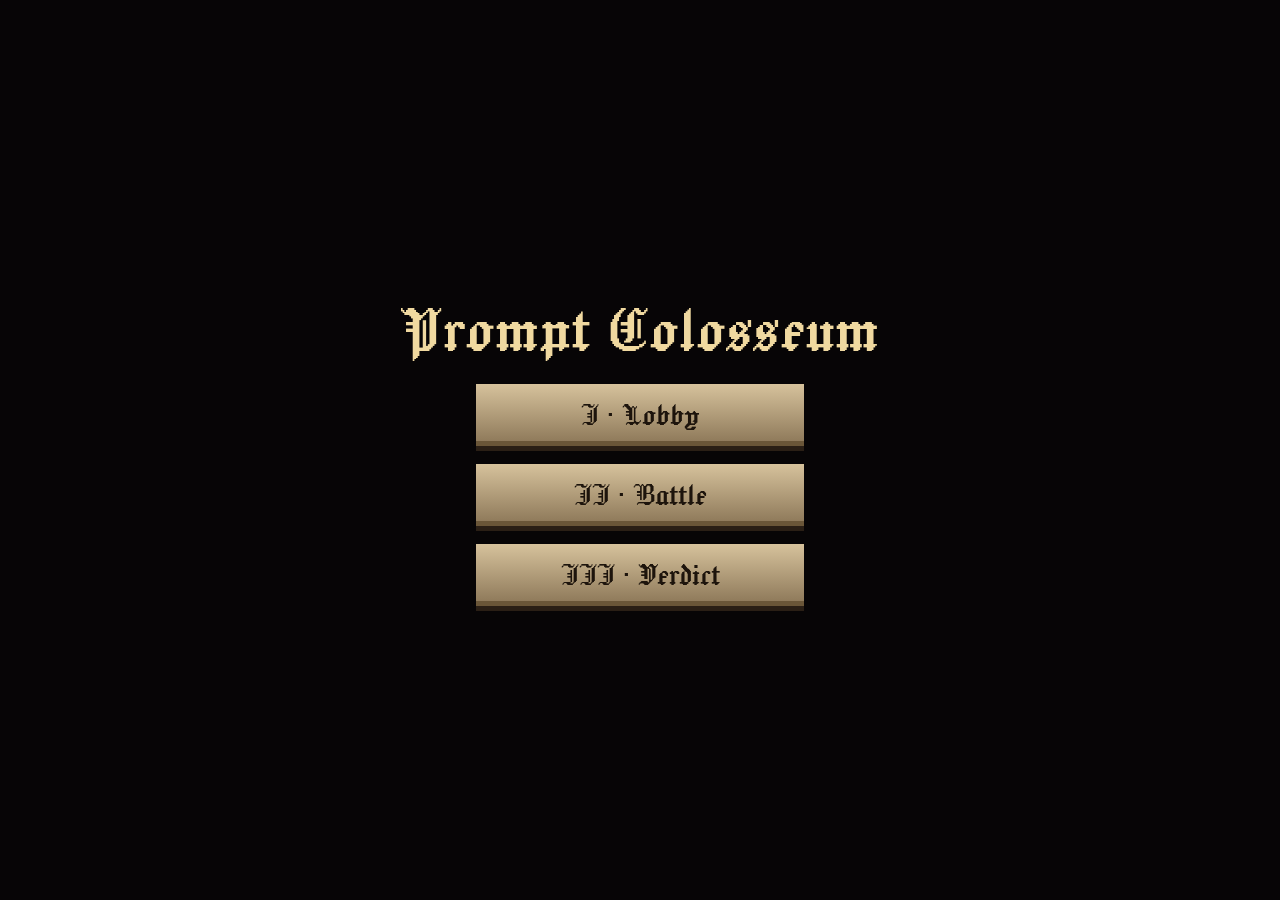
<file: prompt-colosseum/design/index.html>
<!doctype html>
<html lang="en"><head><meta charset="utf-8"><title>Prompt Colosseum — screens</title>
<link href="https://fonts.googleapis.com/css2?family=Jacquard+24&family=Grenze+Gotisch:wght@500;700&display=swap" rel="stylesheet">
<style>body{margin:0;min-height:100vh;display:flex;flex-direction:column;align-items:center;justify-content:center;gap:18px;background:#070506;color:#F0D9A0;font-family:'Grenze Gotisch',serif}
h1{margin:0;font-family:'Jacquard 24',serif;font-weight:400;font-size:72px}
a{display:block;min-width:280px;padding:14px 24px;text-align:center;font-family:'Jacquard 24',serif;font-size:34px;color:#1d140c;text-decoration:none;background:linear-gradient(180deg,#D6C29C,#8A7556);box-shadow:inset 0 -5px 0 #6A5638,0 5px 0 #2a1f15}</style></head>
<body><h1>Prompt Colosseum</h1><a href="lobby.html">I · Lobby</a><a href="battle.html">II · Battle</a><a href="verdict.html">III · Verdict</a></body></html>
</file>
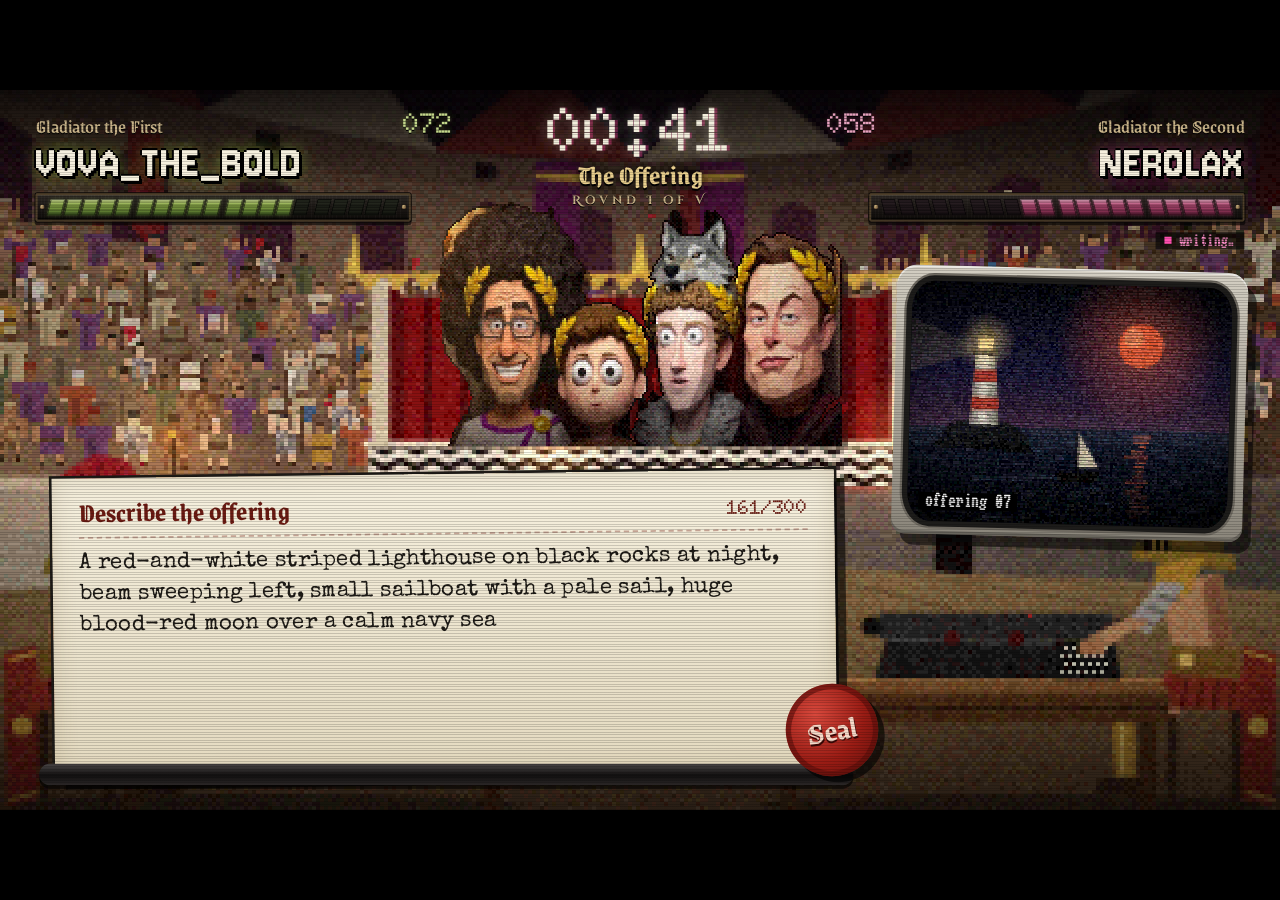
<file: prompt-colosseum/design/battle.html>
<!doctype html>
<html lang="en">
<head>
<meta charset="utf-8">
<meta name="viewport" content="width=device-width, initial-scale=1">
<title>The Offering</title>
<link href="https://fonts.googleapis.com/css2?family=Cinzel+Decorative:wght@700;900&amp;family=Doto:wght@700;900&amp;family=Jacquard+24&amp;family=Grenze+Gotisch:wght@500;700&amp;family=Jersey+10&amp;family=Special+Elite&amp;family=Workbench&amp;display=swap" rel="stylesheet">
<style>
body{margin:0;background:#070506}
a{color:#F6D9C8}a:hover{color:#FFFFFF}
textarea::selection{background:#5A1A12;color:#F1EAD6}
@keyframes roll{0%{transform:translateY(-80px)}100%{transform:translateY(240px)}}
@keyframes blink{0%,55%{opacity:1}56%,100%{opacity:0.12}}
@keyframes hum{0%,100%{opacity:1}47%{opacity:0.86}50%{opacity:1}83%{opacity:0.93}}
.roll{animation:roll 5.5s linear infinite}
.blink{animation:blink 1.1s steps(1) infinite}
.hum{animation:hum 3.7s steps(4) infinite}
/* HP bar: enamel cells in a riveted iron plate, with scanlines (the medieval-cyberpunk mix) */
.hp{--sk:-14deg;--c:#88A646;--hi:#C9D98C;--lo:#3F5A22;--off:#1E2117;--glow:rgba(150,190,80,.3);
  position:relative;align-self:flex-start;display:flex;gap:3px;margin-top:6px;padding:5px 13px;border:2px solid #4E3F2A;border-radius:2px;
  background:repeating-linear-gradient(90deg,rgba(255,255,255,.025) 0 1px,transparent 1px 4px),linear-gradient(180deg,#2E2925 0%,#1A1613 55%,#0E0B09 100%);
  box-shadow:inset 0 1px 0 rgba(236,214,170,.16),inset 0 -2px 0 rgba(0,0,0,.7),0 0 0 1px #0B0807,0 3px 0 1px rgba(0,0,0,.6)}
.hp-p2{--sk:14deg;--c:#B04A72;--hi:#E7A6BE;--lo:#5E1C36;--off:#22171B;--glow:rgba(210,90,140,.3);align-self:flex-end}
.hp::before,.hp::after{content:'';position:absolute;top:50%;width:5px;height:5px;margin-top:-2.5px;border-radius:50%;
  background:radial-gradient(circle at 35% 35%,#E2C88E,#7A6040 60%,#2A2016)}
.hp::before{left:3px}.hp::after{right:3px}
.hp i{width:16px;height:18px;transform:skewX(var(--sk));box-shadow:inset 0 0 0 1px rgba(0,0,0,.65);
  background:repeating-linear-gradient(180deg,rgba(0,0,0,.35) 0 1px,transparent 1px 3px),linear-gradient(180deg,rgba(255,255,255,.04),rgba(0,0,0,.3)),var(--off)}
.hp i:nth-child(5n):not(:last-child){margin-right:5px}
.hp i.on{background:repeating-linear-gradient(180deg,rgba(0,0,0,.22) 0 1px,transparent 1px 3px),linear-gradient(180deg,var(--hi) 0%,var(--c) 38%,var(--lo) 100%);
  box-shadow:inset 0 0 0 1px rgba(0,0,0,.55),inset 0 1px 0 rgba(255,255,255,.25),0 0 5px var(--glow)}
.hp i.lost{background:repeating-linear-gradient(180deg,rgba(0,0,0,.25) 0 1px,transparent 1px 3px),linear-gradient(180deg,#F2DDB0 0%,#D0763E 50%,#7A2416 100%);
  box-shadow:inset 0 0 0 1px rgba(0,0,0,.55),0 0 6px rgba(230,90,40,.5);animation:blink .5s steps(1) infinite}
</style>
<style>
html,body{height:100%;overflow:hidden;background:#000}
#frame{position:absolute;left:50%;top:50%;width:1440px;height:810px;transform-origin:center center}
</style>
</head>
<body>
<div id="frame">
<div style="width: 1440px; height: 810px; position: relative; overflow: hidden; background: #070506; color: #EFE6D2; font-family: 'Grenze Gotisch', serif">

<canvas width="320" height="180" id="stage" aria-hidden="true" style="position: absolute; left: 0; top: 0; width: 1440px; height: 810px; image-rendering: pixelated; background: linear-gradient(180deg, #1a0f18 0%, #4a2a26 40%, #8a6a44 70%, #4a3424 100%)"></canvas>
<div aria-hidden="true" style="position: absolute; left: 0; top: 0; width: 100%; height: 170px; background: linear-gradient(180deg, rgba(6,3,4,0.82) 0%, rgba(6,3,4,0) 100%)"></div>
<div aria-hidden="true" style="position: absolute; left: 0; top: 650px; width: 100%; height: 160px; background: linear-gradient(180deg, rgba(6,3,4,0) 0%, rgba(6,3,4,0.45) 100%)"></div>

<div style="position: absolute; left: 40px; top: 18px; width: 470px; display: flex; flex-direction: column; gap: 4px">
<div style="display: flex; justify-content: space-between; align-items: baseline">
<span style="font-size: 22px; font-weight: 500; color: #C9B48A; text-shadow: 0 2px 0 #000">Gladiator the First</span>
<span style="font-family: 'Doto', monospace; font-weight: 900; font-size: 32px; color: #C3D68A; text-shadow: 0 2px 0 #000, 0 0 6px rgba(150,190,80,0.35)">072</span>
</div>
<div style="font-family: 'Jersey 10', sans-serif; font-size: 54px; line-height: 0.85; letter-spacing: 1px; color: #F6F0DE; text-shadow: 3px 3px 0 #000, -2px 0 0 #000, 2px 0 0 #000, 0 -2px 0 #000, 0 2px 0 #000, 0 0 18px rgba(182,255,74,0.55)">VOVA_THE_BOLD</div>
<div class="hp"><i class="on"></i><i class="on"></i><i class="on"></i><i class="on"></i><i class="on"></i><i class="on"></i><i class="on"></i><i class="on"></i><i class="on"></i><i class="on"></i><i class="on"></i><i class="on"></i><i class="on"></i><i class="on"></i><i></i><i></i><i></i><i></i><i></i><i></i></div>
</div>

<div style="position: absolute; right: 40px; top: 18px; width: 470px; display: flex; flex-direction: column; align-items: flex-end; gap: 4px">
<div style="width: 100%; display: flex; justify-content: space-between; align-items: baseline">
<span style="font-family: 'Doto', monospace; font-weight: 900; font-size: 32px; color: #E4A0BC; text-shadow: 0 2px 0 #000, 0 0 6px rgba(200,80,130,0.35)">058</span>
<span style="font-size: 22px; font-weight: 500; color: #C9B48A; text-shadow: 0 2px 0 #000">Gladiator the Second</span>
</div>
<div style="font-family: 'Jersey 10', sans-serif; font-size: 54px; line-height: 0.85; letter-spacing: 1px; color: #F6F0DE; text-shadow: 3px 3px 0 #000, -2px 0 0 #000, 2px 0 0 #000, 0 -2px 0 #000, 0 2px 0 #000, 0 0 18px rgba(255,79,176,0.55)">NEROLAX</div>
<div class="hp hp-p2"><i></i><i></i><i></i><i></i><i></i><i></i><i></i><i></i><i class="on"></i><i class="on"></i><i class="on"></i><i class="on"></i><i class="on"></i><i class="on"></i><i class="on"></i><i class="on"></i><i class="on"></i><i class="on"></i><i class="on"></i><i class="on"></i></div>
<div style="display: flex; align-items: center; gap: 8px; margin-top: 8px; padding: 2px 10px; background: rgba(0,0,0,0.6); font-family: 'Workbench', monospace; font-size: 15px; color: #FF8FCB"><span class="blink" style="width: 8px; height: 8px; background: #FF4FB0"></span>writing…</div>
</div>

<div style="position: absolute; left: 570px; top: 10px; width: 300px; display: flex; flex-direction: column; align-items: center">
<div id="timer" class="hum" style="font-family: 'Doto', monospace; font-weight: 900; font-size: 70px; line-height: 1; color: #F2EEDC; text-shadow: 0 0 14px rgba(242,238,220,0.45), 3px 0 0 rgba(255,40,140,0.35)">00:42</div>
<div style="font-weight: 700; font-size: 30px; line-height: 1; color: #E9CF8E; text-shadow: 0 2px 0 #000, 0 0 12px rgba(0,0,0,0.9)">The Offering</div>
<div style="font-family: 'Cinzel Decorative', serif; font-weight: 700; font-size: 14px; letter-spacing: 4px; color: #C9B48A; margin-top: 4px; text-shadow: 0 1px 0 #000">Rovnd I of V</div>
</div>

<div style="position: absolute; left: 1010px; top: 196px; width: 316px; transform: scale(1.25) rotate(1.5deg); transform-origin: top left; box-sizing: border-box; padding: 14px 14px 12px; border-radius: 18px 18px 12px 12px; background: linear-gradient(180deg, #D3CEC2 0%, #ABA599 55%, #8B867B 100%); box-shadow: inset 0 2px 0 rgba(255,255,255,0.55), inset 0 -3px 0 rgba(0,0,0,0.25), 8px 10px 0 rgba(0,0,0,0.55)">
<div style="position: relative; width: 288px; height: 216px; border-radius: 20px / 26px; overflow: hidden; background: #000; box-shadow: 0 0 0 5px #1d1c1a, 0 0 0 7px #6f6a61">
<canvas width="144" height="108" id="tv" role="img" aria-label="The offering: a striped lighthouse at night, a small sailboat, a low red moon over dark water" style="position: absolute; left: 0; top: 0; width: 288px; height: 216px; image-rendering: pixelated; background: #10131f"></canvas>
<div aria-hidden="true" style="position: absolute; left: 0; top: 0; width: 100%; height: 100%; background: repeating-linear-gradient(0deg, rgba(0,0,0,0.38) 0px, rgba(0,0,0,0.38) 1px, rgba(0,0,0,0) 1px, rgba(0,0,0,0) 3px), radial-gradient(ellipse at 50% 50%, rgba(0,0,0,0) 55%, rgba(0,0,0,0.6) 100%)"></div>
<div style="position: absolute; left: 10px; bottom: 10px; padding: 1px 6px; background: #000; font-family: 'Workbench', monospace; font-size: 14px; color: #F2F2F2">offering 07</div>
</div>
</div>

<section aria-label="Your testimony" style="position: absolute; left: 60px; top: 432px; width: 880px; height: 336px; box-sizing: border-box; padding: 16px 30px 34px; display: flex; flex-direction: column; gap: 10px; transform: rotate(-0.7deg); background: linear-gradient(180deg, #F6F0DE 0%, #E4DAC0 100%); box-shadow: inset 0 0 26px rgba(120,90,40,0.2), 12px 14px 0 rgba(0,0,0,0.6), 0 0 0 3px #1d1a16">
<div style="display: flex; justify-content: space-between; align-items: baseline; border-bottom: 2px dashed rgba(106,26,18,0.35); padding-bottom: 6px">
<label for="testimony" style="font-weight: 700; font-size: 30px; color: #6A1A12">Describe the offering</label>
<span id="count" style="font-family: 'Doto', monospace; font-weight: 900; font-size: 22px; color: #6A1A12">161/300</span>
</div>
<textarea id="testimony" maxlength="400" spellcheck="false" style="flex: 1; resize: none; background: rgba(0,0,0,0); border: none; outline: none; padding: 0; font-family: 'Special Elite', monospace; font-size: 25px; line-height: 1.4; color: #1d1a16; caret-color: #D4202A">A red-and-white striped lighthouse on black rocks at night, beam sweeping left, small sailboat with a pale sail, huge blood-red moon over a calm navy sea</textarea>
</section>
<div aria-hidden="true" style="position: absolute; left: 44px; top: 758px; width: 916px; height: 24px; border-radius: 12px; background: linear-gradient(180deg, #4a4646 0%, #121010 55%, #2a2626 100%); box-shadow: 0 4px 0 rgba(0,0,0,0.6)"></div>
<a id="seal" href="verdict.html" style="position: absolute; left: 884px; top: 668px; width: 104px; height: 104px; border-radius: 50%; transform: rotate(-10deg); display: flex; align-items: center; justify-content: center; text-decoration: none; font-family: 'Grenze Gotisch', serif; font-weight: 700; font-size: 34px; color: #F6D9C8; background: radial-gradient(circle at 35% 30%, #D8483C 0%, #9A1C14 55%, #5A0E0A 100%); box-shadow: inset 0 0 0 6px rgba(90,14,10,0.6), 6px 8px 0 rgba(0,0,0,0.6); text-shadow: 0 2px 0 #3a0806">Seal</a>

<div aria-hidden="true" style="position: absolute; left: 0; top: 0; width: 100%; height: 100%; pointer-events: none; opacity: 0.3; background: repeating-linear-gradient(0deg, rgba(0,0,0,0.55) 0px, rgba(0,0,0,0.55) 1px, rgba(0,0,0,0) 1px, rgba(0,0,0,0) 3px)"></div>
</div>
</div>
<script src="emperors.js"></script>
<script src="arena.js"></script>
<script src="fx.js"></script>
<script>
(function () {
  var frame = document.getElementById('frame');
  function fit() {
    var s = Math.min(window.innerWidth / 1440, window.innerHeight / 810);
    frame.style.transform = 'translate(-50%, -50%) scale(' + s + ')';
  }
  window.addEventListener('resize', fit); fit();
  var opts = {"mode": "battle", "stations": true, "typing": "p1", "tvMode": "offering"};
  opts.tv = document.getElementById('tv');
  window.arena = ArenaEngine.create(document.getElementById('stage'), opts);
})();
</script>
<script>
(function () {
  FX.init();
  // menace around both gladiators
  FX.menace({ x: 1230, y: 560, w: 170, h: 170, color: '#FF4FB0' });
  FX.menace({ x: 30, y: 180, w: 320, h: 200, color: '#B6FF4A', every: 1300 });

  // fake countdown (prototype only — the server owns the real timer)
  var timer = document.getElementById('timer'), t = 42;
  setInterval(function () {
    t = t <= 0 ? 42 : t - 1;
    timer.textContent = '00:' + (t < 10 ? '0' : '') + t;
    timer.classList.toggle('fx-hot', t <= 10);
    if (t === 10) { FX.lines(900, { color: 'rgba(176,76,255,0.7)' }); FX.slam('Tempvs Fvgit', { sub: '10 SECONDS', color: '#C98CFF', size: 110 }); }
    if (t > 0 && t <= 5) FX.shake(160, 4);
  }, 1000);

  // typing: character count + a sound effect every few keystrokes
  var ta = document.getElementById('testimony'), count = document.getElementById('count'), keys = 0;
  var words = ['IO!', 'EIA!', 'HA!', '✠', 'VAE!'];
  ta.addEventListener('input', function () {
    count.textContent = ta.value.length + '/300';
    if (++keys >= 30) {
      keys = 0;
      FX.pop(words[Math.floor(Math.random() * words.length)], 120 + Math.random() * 640, 350 + Math.random() * 50, { size: 30 + Math.random() * 14 });
    }
  });

  FX.beforeNav(document.getElementById('seal'), function () {
    FX.invert(1); FX.lines(1000, { color: 'rgba(255,70,40,0.8)' }); FX.shake(400, 10);
    FX.slam('Signatvm', { sub: 'SEALED', color: '#FF5A40', size: 140, hold: 1000 });
  }, 1000);
})();
</script>
</body>
</html>
</file>
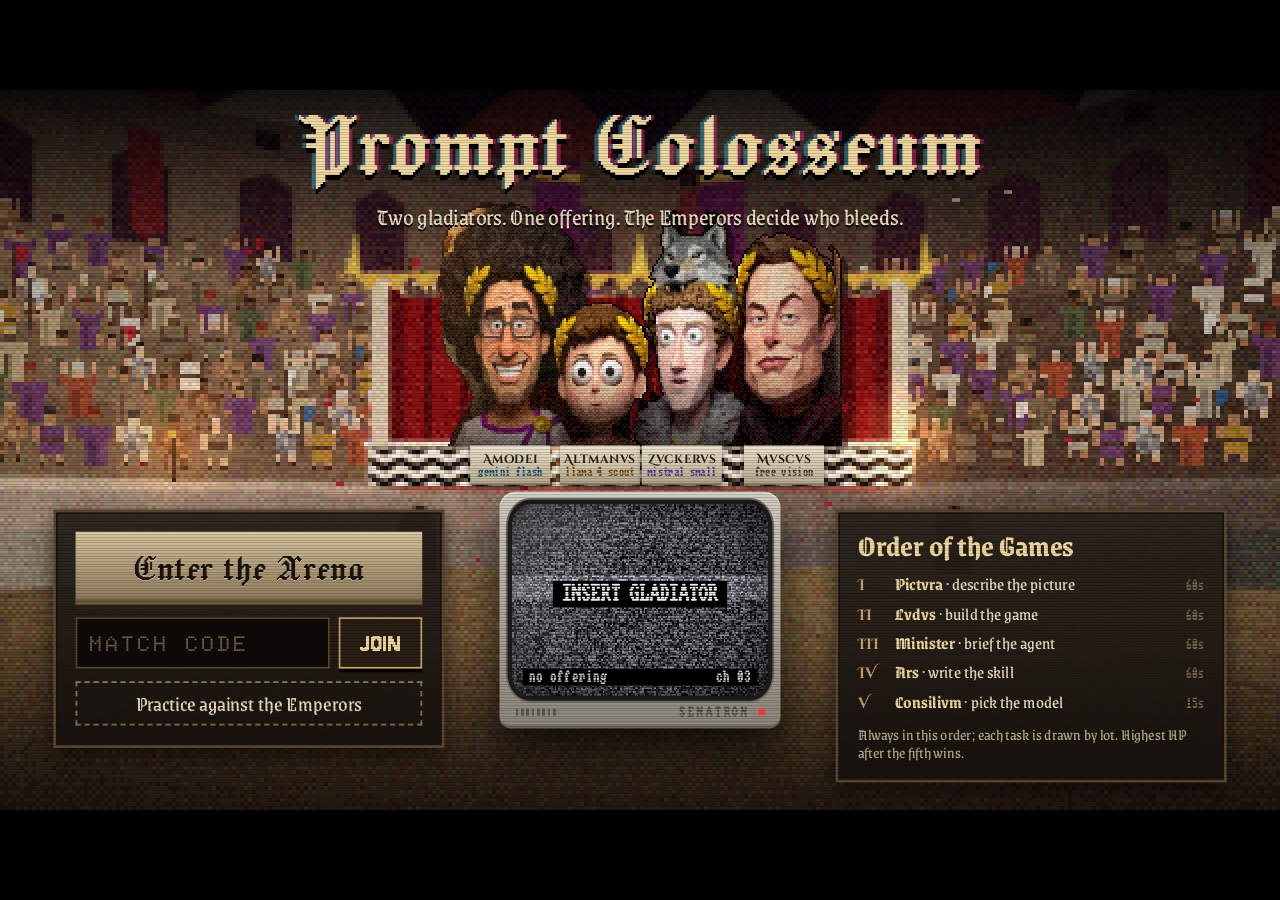
<file: prompt-colosseum/design/lobby.html>
<!doctype html>
<html lang="en">
<head>
<meta charset="utf-8">
<meta name="viewport" content="width=device-width, initial-scale=1">
<title>Prompt Colosseum</title>
<link href="https://fonts.googleapis.com/css2?family=Cinzel+Decorative:wght@700;900&amp;family=Doto:wght@700;900&amp;family=Jacquard+24&amp;family=Grenze+Gotisch:wght@500;700&amp;family=Jersey+10&amp;family=Special+Elite&amp;family=Workbench&amp;display=swap" rel="stylesheet">
<style>
body{margin:0;background:#070506}
a{color:#F6D9C8}a:hover{color:#FFFFFF}
input::placeholder{color:#6E5E46}
@keyframes roll{0%{transform:translateY(-80px)}100%{transform:translateY(240px)}}
@keyframes blink{0%,55%{opacity:1}56%,100%{opacity:0.12}}
.roll{animation:roll 5.5s linear infinite}
.blink{animation:blink 1.1s steps(1) infinite}
@keyframes title-in{0%{opacity:0;transform:scale(3) rotate(-6deg)}60%{opacity:1;transform:scale(.94) rotate(-1deg)}100%{transform:none}}
@media (prefers-reduced-motion: reduce){#title{animation:none!important}}
</style>
<style>
html,body{height:100%;overflow:hidden;background:#000}
#frame{position:absolute;left:50%;top:50%;width:1440px;height:810px;transform-origin:center center}
</style>
</head>
<body>
<div id="frame">
<div style="width: 1440px; height: 810px; position: relative; overflow: hidden; background: #070506; color: #EFE6D2; font-family: 'Grenze Gotisch', serif">

<canvas width="320" height="180" id="stage" aria-hidden="true" style="position: absolute; left: 0; top: 0; width: 1440px; height: 810px; image-rendering: pixelated; background: linear-gradient(180deg, #1a0f18 0%, #4a2a26 40%, #8a6a44 70%, #4a3424 100%)"></canvas>
<div aria-hidden="true" style="position: absolute; left: 0; top: 0; width: 100%; height: 200px; background: linear-gradient(180deg, rgba(6,3,4,0.85) 0%, rgba(6,3,4,0) 100%)"></div>
<div aria-hidden="true" style="position: absolute; left: 0; top: 620px; width: 100%; height: 190px; background: linear-gradient(180deg, rgba(6,3,4,0) 0%, rgba(6,3,4,0.55) 100%)"></div>

<div style="position: absolute; left: 220px; top: 4px; width: 1000px; display: flex; flex-direction: column; align-items: center; gap: 2px">
<h1 id="title" style="animation: title-in .7s cubic-bezier(.15,1.5,.3,1) both; margin: 0; font-family: 'Jacquard 24', serif; font-weight: 400; font-size: 116px; line-height: 1; color: #F0D9A0; text-shadow: 0 5px 0 #000, 4px 0 0 rgba(255,40,140,0.45), -4px 0 0 rgba(60,200,255,0.4)">Prompt Colosseum</h1>
<p style="margin: 0; font-size: 27px; color: #E8DCC0; text-shadow: 0 2px 0 #000">Two gladiators. One offering. The Emperors decide who bleeds.</p>
</div>

<button type="button" aria-pressed="true" style="position: absolute; left: 574px; top: 400px; transform: translateX(-50%); width: 90px; height: 44px; padding: 0; border: none; cursor: pointer; background: linear-gradient(180deg, #ECE2CB 0%, #BBAD92 100%); box-shadow: inset 0 1px 0 #FFFFFF, inset 0 -2px 0 #8F8268, 0 3px 6px rgba(0,0,0,0.6); display: flex; flex-direction: column; align-items: center; justify-content: center; gap: 1px">
<span style="font-family: 'Cinzel Decorative', serif; font-weight: 700; font-size: 14px; line-height: 1; white-space: nowrap; color: #2A1F15">Amodei</span>
<span style="font-family: 'Workbench', monospace; font-size: 12px; line-height: 1; color: #154A6E">gemini flash</span>
</button>
<button type="button" aria-pressed="true" style="position: absolute; left: 675px; top: 400px; transform: translateX(-50%); width: 90px; height: 44px; padding: 0; border: none; cursor: pointer; background: linear-gradient(180deg, #ECE2CB 0%, #BBAD92 100%); box-shadow: inset 0 1px 0 #FFFFFF, inset 0 -2px 0 #8F8268, 0 3px 6px rgba(0,0,0,0.6); display: flex; flex-direction: column; align-items: center; justify-content: center; gap: 1px">
<span style="font-family: 'Cinzel Decorative', serif; font-weight: 700; font-size: 14px; line-height: 1; white-space: nowrap; color: #2A1F15">Altmanvs</span>
<span style="font-family: 'Workbench', monospace; font-size: 12px; line-height: 1; color: #6E4206">llama 4 scout</span>
</button>
<button type="button" aria-pressed="true" style="position: absolute; left: 767px; top: 400px; transform: translateX(-50%); width: 90px; height: 44px; padding: 0; border: none; cursor: pointer; background: linear-gradient(180deg, #ECE2CB 0%, #BBAD92 100%); box-shadow: inset 0 1px 0 #FFFFFF, inset 0 -2px 0 #8F8268, 0 3px 6px rgba(0,0,0,0.6); display: flex; flex-direction: column; align-items: center; justify-content: center; gap: 1px">
<span style="font-family: 'Cinzel Decorative', serif; font-weight: 700; font-size: 14px; line-height: 1; white-space: nowrap; color: #2A1F15">Zvckervs</span>
<span style="font-family: 'Workbench', monospace; font-size: 12px; line-height: 1; color: #4A2E8A">mistral small</span>
</button>
<button type="button" aria-pressed="true" style="position: absolute; left: 882px; top: 400px; transform: translateX(-50%); width: 90px; height: 44px; padding: 0; border: none; cursor: pointer; background: linear-gradient(180deg, #ECE2CB 0%, #BBAD92 100%); box-shadow: inset 0 1px 0 #FFFFFF, inset 0 -2px 0 #8F8268, 0 3px 6px rgba(0,0,0,0.6); display: flex; flex-direction: column; align-items: center; justify-content: center; gap: 1px">
<span style="font-family: 'Cinzel Decorative', serif; font-weight: 700; font-size: 14px; line-height: 1; white-space: nowrap; color: #2A1F15">Mvscvs</span>
<span style="font-family: 'Workbench', monospace; font-size: 12px; line-height: 1; color: #3E3832">free vision</span>
</button>

<section aria-label="Enter a match" style="position: absolute; left: 60px; top: 472px; width: 440px; box-sizing: border-box; padding: 22px; display: flex; flex-direction: column; gap: 14px; background: linear-gradient(180deg, rgba(42,34,28,0.94) 0%, rgba(22,17,13,0.94) 100%); border: 3px solid #5A4632; box-shadow: inset 0 0 0 2px #1a120c, inset 0 2px 0 rgba(255,230,190,0.12), 0 10px 24px rgba(0,0,0,0.6)">
<a id="enter" href="battle.html" style="height: 82px; display: flex; align-items: center; justify-content: center; text-decoration: none; font-family: 'Jacquard 24', serif; font-size: 46px; color: #1d140c; background: linear-gradient(180deg, #D6C29C 0%, #8A7556 100%); box-shadow: inset 0 -6px 0 #6A5638, inset 0 2px 0 #F2E4C2, 0 6px 0 #2a1f15; text-shadow: 0 1px 0 rgba(255,255,255,0.4)">Enter the Arena</a>
<div style="display: flex; gap: 10px">
<label for="matchcode" style="position: absolute; width: 1px; height: 1px; overflow: hidden">Match code</label>
<input id="matchcode" placeholder="MATCH CODE" style="flex: 1; min-width: 0; height: 58px; box-sizing: border-box; padding: 0 14px; background: #0E0A08; color: #F0D9A0; border: 2px solid #5A4632; font-family: 'Doto', monospace; font-weight: 900; font-size: 24px; letter-spacing: 4px">
<button type="button" style="height: 58px; padding: 0 22px; cursor: pointer; font-family: 'Jersey 10', sans-serif; font-size: 32px; color: #F0D9A0; background: #2A1F15; border: 2px solid #C9A46A; box-shadow: 0 4px 0 #000">JOIN</button>
</div>
<button type="button" style="height: 50px; cursor: pointer; font-family: 'Grenze Gotisch', serif; font-size: 24px; color: #E8DCC0; background: rgba(0,0,0,0); border: 2px dashed #8A7556">Practice against the Emperors</button>
</section>

<section aria-label="Rules of the games" style="position: absolute; left: 940px; top: 472px; width: 440px; box-sizing: border-box; padding: 20px 22px; display: flex; flex-direction: column; gap: 12px; background: linear-gradient(180deg, rgba(42,34,28,0.94) 0%, rgba(22,17,13,0.94) 100%); border: 3px solid #5A4632; box-shadow: inset 0 0 0 2px #1a120c, inset 0 2px 0 rgba(255,230,190,0.12), 0 10px 24px rgba(0,0,0,0.6)">
<h2 style="margin: 0; font-weight: 700; font-size: 34px; line-height: 1; color: #F0D9A0">Order of the Games</h2>
<ol style="margin: 0; padding: 0; list-style: none; display: flex; flex-direction: column; gap: 3px">
<li style="display: grid; grid-template-columns: 34px 1fr auto; align-items: baseline; gap: 8px; font-size: 20px; color: #E8DCC0"><span style="font-family: 'Cinzel Decorative', serif; font-weight: 700; font-size: 17px; color: #C9A46A">I</span><span><b style="font-weight: 700; color: #F0D9A0">Pictvra</b> &middot; describe the picture</span><span style="font-family: 'Workbench', monospace; font-size: 13px; color: #8A7556">60s</span></li>
<li style="display: grid; grid-template-columns: 34px 1fr auto; align-items: baseline; gap: 8px; font-size: 20px; color: #E8DCC0"><span style="font-family: 'Cinzel Decorative', serif; font-weight: 700; font-size: 17px; color: #C9A46A">II</span><span><b style="font-weight: 700; color: #F0D9A0">Lvdvs</b> &middot; build the game</span><span style="font-family: 'Workbench', monospace; font-size: 13px; color: #8A7556">60s</span></li>
<li style="display: grid; grid-template-columns: 34px 1fr auto; align-items: baseline; gap: 8px; font-size: 20px; color: #E8DCC0"><span style="font-family: 'Cinzel Decorative', serif; font-weight: 700; font-size: 17px; color: #C9A46A">III</span><span><b style="font-weight: 700; color: #F0D9A0">Minister</b> &middot; brief the agent</span><span style="font-family: 'Workbench', monospace; font-size: 13px; color: #8A7556">60s</span></li>
<li style="display: grid; grid-template-columns: 34px 1fr auto; align-items: baseline; gap: 8px; font-size: 20px; color: #E8DCC0"><span style="font-family: 'Cinzel Decorative', serif; font-weight: 700; font-size: 17px; color: #C9A46A">IV</span><span><b style="font-weight: 700; color: #F0D9A0">Ars</b> &middot; write the skill</span><span style="font-family: 'Workbench', monospace; font-size: 13px; color: #8A7556">60s</span></li>
<li style="display: grid; grid-template-columns: 34px 1fr auto; align-items: baseline; gap: 8px; font-size: 20px; color: #E8DCC0"><span style="font-family: 'Cinzel Decorative', serif; font-weight: 700; font-size: 17px; color: #C9A46A">V</span><span><b style="font-weight: 700; color: #F0D9A0">Consilivm</b> &middot; pick the model</span><span style="font-family: 'Workbench', monospace; font-size: 13px; color: #8A7556">15s</span></li>
</ol>
<span style="font-size: 18px; line-height: 1.15; color: #B3A68C">Always in this order; each task is drawn by lot. Highest HP after the fifth wins.</span>
</section>

<div style="position: absolute; left: 562px; top: 452px; width: 316px; box-sizing: border-box; padding: 14px 14px 0; border-radius: 18px 18px 12px 12px; background: linear-gradient(180deg, #D3CEC2 0%, #ABA599 55%, #8B867B 100%); box-shadow: inset 0 2px 0 rgba(255,255,255,0.55), inset 0 -3px 0 rgba(0,0,0,0.25), 0 24px 50px rgba(0,0,0,0.75)">
<div style="position: relative; width: 288px; height: 216px; border-radius: 20px / 26px; overflow: hidden; background: #000; box-shadow: 0 0 0 5px #1d1c1a, 0 0 0 7px #6f6a61">
<canvas width="144" height="108" id="tv" aria-hidden="true" style="position: absolute; left: 0; top: 0; width: 288px; height: 216px; image-rendering: pixelated; background: #3a3a3e"></canvas>
<div aria-hidden="true" style="position: absolute; left: 0; top: 0; width: 100%; height: 100%; background: repeating-linear-gradient(0deg, rgba(0,0,0,0.38) 0px, rgba(0,0,0,0.38) 1px, rgba(0,0,0,0) 1px, rgba(0,0,0,0) 3px)"></div>
<div class="roll" aria-hidden="true" style="position: absolute; left: 0; top: 0; width: 100%; height: 56px; background: linear-gradient(180deg, rgba(255,255,255,0) 0%, rgba(255,255,255,0.07) 50%, rgba(255,255,255,0) 100%)"></div>
<div aria-hidden="true" style="position: absolute; left: 0; top: 0; width: 100%; height: 100%; background: linear-gradient(118deg, rgba(255,255,255,0.18) 0%, rgba(255,255,255,0.05) 36%, rgba(255,255,255,0) 37%), radial-gradient(ellipse at 50% 50%, rgba(0,0,0,0) 55%, rgba(0,0,0,0.6) 100%)"></div>
<div class="blink" style="position: absolute; left: 0; right: 0; top: 86px; display: flex; justify-content: center"><span style="padding: 4px 10px; background: #000; font-family: 'Workbench', monospace; font-size: 22px; color: #F2F2F2">INSERT GLADIATOR</span></div>
<div style="position: absolute; left: 12px; right: 12px; bottom: 12px; display: flex; justify-content: space-between; padding: 2px 7px; background: #000; font-family: 'Workbench', monospace; font-size: 15px; color: #F2F2F2">
<span>no offering</span><span>ch 03</span>
</div>
</div>
<div style="height: 36px; display: flex; justify-content: space-between; align-items: center; padding: 0 4px">
<div aria-hidden="true" style="width: 48px; height: 8px; background: repeating-linear-gradient(90deg, #5d594f 0 3px, rgba(0,0,0,0) 3px 6px)"></div>
<div style="display: flex; align-items: center; gap: 10px">
<span style="font-family: 'Workbench', monospace; font-size: 14px; letter-spacing: 3px; color: #4a463f">SENATRON</span>
<span aria-hidden="true" class="blink" style="width: 6px; height: 6px; background: #FF3B30; box-shadow: 0 0 6px #FF3B30"></span>
</div>
</div>
</div>

<div aria-hidden="true" style="position: absolute; left: 0; top: 0; width: 100%; height: 100%; pointer-events: none; opacity: 0.3; background: repeating-linear-gradient(0deg, rgba(0,0,0,0.55) 0px, rgba(0,0,0,0.55) 1px, rgba(0,0,0,0) 1px, rgba(0,0,0,0) 3px)"></div>
</div>
</div>
<script src="emperors.js"></script>
<script src="arena.js"></script>
<script src="fx.js"></script>
<script>
(function () {
  var frame = document.getElementById('frame');
  function fit() {
    var s = Math.min(window.innerWidth / 1440, window.innerHeight / 810);
    frame.style.transform = 'translate(-50%, -50%) scale(' + s + ')';
  }
  window.addEventListener('resize', fit); fit();
  var opts = {"mode": "lobby", "stations": false, "tvMode": "static"};
  opts.tv = document.getElementById('tv');
  window.arena = ArenaEngine.create(document.getElementById('stage'), opts);
})();
</script>
<script>
(function () {
  FX.init();
  setTimeout(function () { FX.lines(700); FX.shake(300, 8); }, 380);
  FX.menace({ x: 30, y: 20, w: 260, h: 170 });
  FX.menace({ x: 1130, y: 20, w: 260, h: 170 });

  FX.beforeNav(document.getElementById('enter'), function () {
    FX.invert(1); FX.lines(900); FX.shake(400, 8);
    FX.slam('Ad Arenam!', { sub: 'TO THE ARENA', color: '#FFE14A', size: 130, hold: 900 });
  }, 900);
})();
</script>
</body>
</html>
</file>
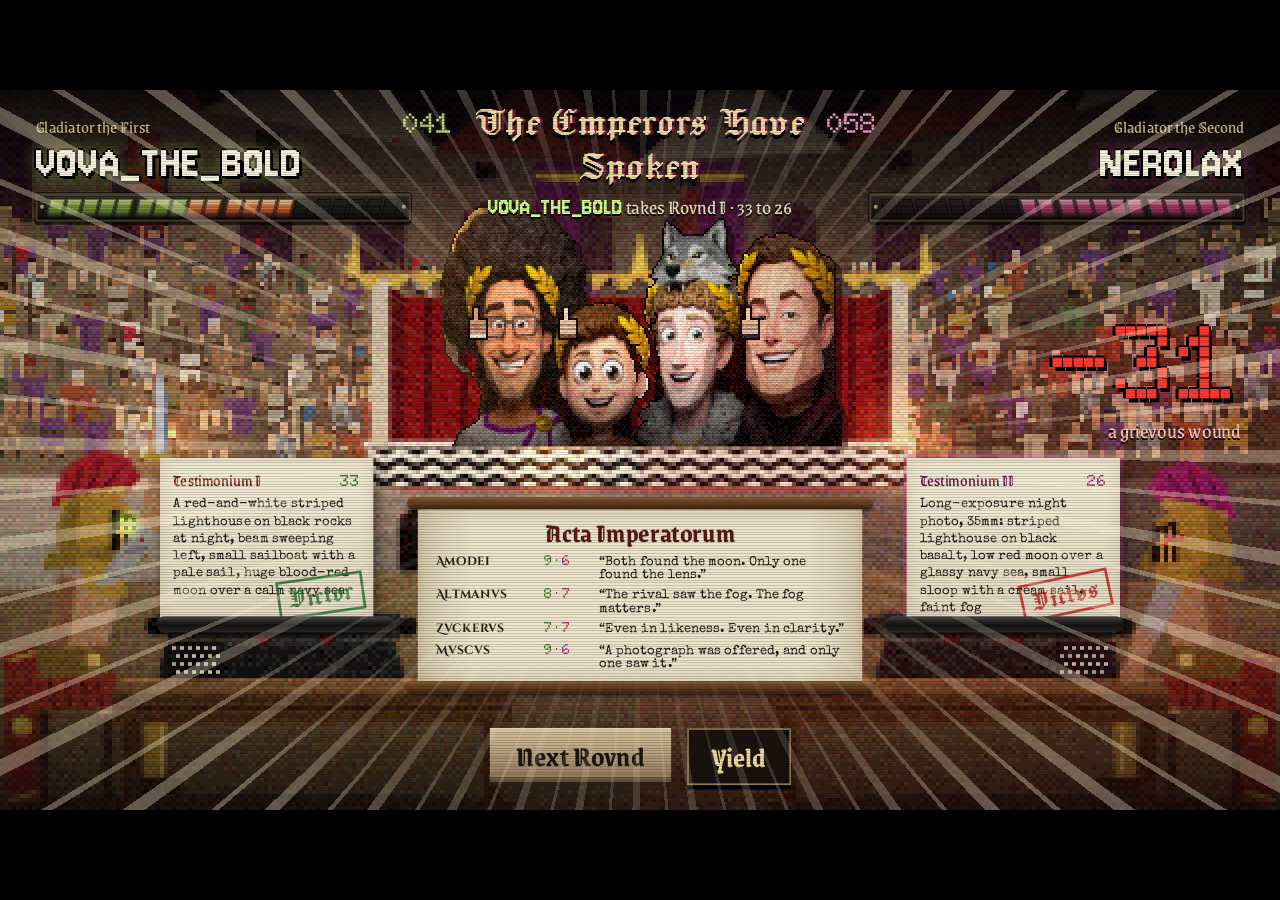
<file: prompt-colosseum/design/verdict.html>
<!doctype html>
<html lang="en">
<head>
<meta charset="utf-8">
<meta name="viewport" content="width=device-width, initial-scale=1">
<title>The Verdict</title>
<link href="https://fonts.googleapis.com/css2?family=Cinzel+Decorative:wght@700;900&amp;family=Doto:wght@700;900&amp;family=Jacquard+24&amp;family=Grenze+Gotisch:wght@500;700&amp;family=Jersey+10&amp;family=Special+Elite&amp;family=Workbench&amp;display=swap" rel="stylesheet">
<style>
body{margin:0;background:#070506}
a{color:#F6D9C8}a:hover{color:#FFFFFF}
@keyframes blink{0%,55%{opacity:1}56%,100%{opacity:0.12}}
@keyframes shake{0%,100%{transform:translate(0,0)}25%{transform:translate(-3px,2px)}50%{transform:translate(3px,-2px)}75%{transform:translate(-2px,-1px)}}
.blink{animation:blink 0.5s steps(1) infinite}
.shake{animation:shake 0.25s steps(2) infinite}
/* HP bar: enamel cells in a riveted iron plate, with scanlines (the medieval-cyberpunk mix) */
.hp{--sk:-14deg;--c:#88A646;--hi:#C9D98C;--lo:#3F5A22;--off:#1E2117;--glow:rgba(150,190,80,.3);
  position:relative;align-self:flex-start;display:flex;gap:3px;margin-top:6px;padding:5px 13px;border:2px solid #4E3F2A;border-radius:2px;
  background:repeating-linear-gradient(90deg,rgba(255,255,255,.025) 0 1px,transparent 1px 4px),linear-gradient(180deg,#2E2925 0%,#1A1613 55%,#0E0B09 100%);
  box-shadow:inset 0 1px 0 rgba(236,214,170,.16),inset 0 -2px 0 rgba(0,0,0,.7),0 0 0 1px #0B0807,0 3px 0 1px rgba(0,0,0,.6)}
.hp-p2{--sk:14deg;--c:#B04A72;--hi:#E7A6BE;--lo:#5E1C36;--off:#22171B;--glow:rgba(210,90,140,.3);align-self:flex-end}
.hp::before,.hp::after{content:'';position:absolute;top:50%;width:5px;height:5px;margin-top:-2.5px;border-radius:50%;
  background:radial-gradient(circle at 35% 35%,#E2C88E,#7A6040 60%,#2A2016)}
.hp::before{left:3px}.hp::after{right:3px}
.hp i{width:16px;height:18px;transform:skewX(var(--sk));box-shadow:inset 0 0 0 1px rgba(0,0,0,.65);
  background:repeating-linear-gradient(180deg,rgba(0,0,0,.35) 0 1px,transparent 1px 3px),linear-gradient(180deg,rgba(255,255,255,.04),rgba(0,0,0,.3)),var(--off)}
.hp i:nth-child(5n):not(:last-child){margin-right:5px}
.hp i.on{background:repeating-linear-gradient(180deg,rgba(0,0,0,.22) 0 1px,transparent 1px 3px),linear-gradient(180deg,var(--hi) 0%,var(--c) 38%,var(--lo) 100%);
  box-shadow:inset 0 0 0 1px rgba(0,0,0,.55),inset 0 1px 0 rgba(255,255,255,.25),0 0 5px var(--glow)}
.hp i.lost{background:repeating-linear-gradient(180deg,rgba(0,0,0,.25) 0 1px,transparent 1px 3px),linear-gradient(180deg,#F2DDB0 0%,#D0763E 50%,#7A2416 100%);
  box-shadow:inset 0 0 0 1px rgba(0,0,0,.55),0 0 6px rgba(230,90,40,.5);animation:blink .5s steps(1) infinite}
</style>
<style>
html,body{height:100%;overflow:hidden;background:#000}
#frame{position:absolute;left:50%;top:50%;width:1440px;height:810px;transform-origin:center center}
</style>
</head>
<body>
<div id="frame">
<div style="width: 1440px; height: 810px; position: relative; overflow: hidden; background: #070506; color: #EFE6D2; font-family: 'Grenze Gotisch', serif">

<canvas width="320" height="180" id="stage" aria-hidden="true" style="position: absolute; left: 0; top: 0; width: 1440px; height: 810px; image-rendering: pixelated; background: linear-gradient(180deg, #1a0f18 0%, #4a2a26 40%, #8a6a44 70%, #4a3424 100%)"></canvas>
<div aria-hidden="true" style="position: absolute; left: 0; top: 0; width: 100%; height: 190px; background: linear-gradient(180deg, rgba(6,3,4,0.85) 0%, rgba(6,3,4,0) 100%)"></div>
<div aria-hidden="true" style="position: absolute; left: 0; top: 650px; width: 100%; height: 160px; background: linear-gradient(180deg, rgba(6,3,4,0) 0%, rgba(6,3,4,0.5) 100%)"></div>

<div style="position: absolute; left: 40px; top: 18px; width: 470px; display: flex; flex-direction: column; gap: 4px">
<div style="display: flex; justify-content: space-between; align-items: baseline">
<span style="font-size: 20px; color: #C9B48A; text-shadow: 0 2px 0 #000">Gladiator the First</span>
<span style="font-family: 'Doto', monospace; font-weight: 900; font-size: 32px; color: #C3D68A; text-shadow: 0 2px 0 #000, 0 0 6px rgba(150,190,80,0.35)">041</span>
</div>
<div style="font-family: 'Jersey 10', sans-serif; font-size: 54px; line-height: 0.85; letter-spacing: 1px; color: #F6F0DE; text-shadow: 3px 3px 0 #000, -2px 0 0 #000, 2px 0 0 #000, 0 -2px 0 #000, 0 2px 0 #000, 0 0 18px rgba(182,255,74,0.55)">VOVA_THE_BOLD</div>
<div class="hp"><i class="on"></i><i class="on"></i><i class="on"></i><i class="on"></i><i class="on"></i><i class="on"></i><i class="on"></i><i class="on"></i><i class="lost"></i><i class="lost"></i><i class="lost"></i><i class="lost"></i><i class="lost"></i><i class="lost"></i><i></i><i></i><i></i><i></i><i></i><i></i></div>
</div>

<div style="position: absolute; right: 40px; top: 18px; width: 470px; display: flex; flex-direction: column; align-items: flex-end; gap: 4px">
<div style="width: 100%; display: flex; justify-content: space-between; align-items: baseline">
<span style="font-family: 'Doto', monospace; font-weight: 900; font-size: 32px; color: #E4A0BC; text-shadow: 0 2px 0 #000, 0 0 6px rgba(200,80,130,0.35)">058</span>
<span style="font-size: 20px; color: #C9B48A; text-shadow: 0 2px 0 #000">Gladiator the Second</span>
</div>
<div style="font-family: 'Jersey 10', sans-serif; font-size: 54px; line-height: 0.85; letter-spacing: 1px; color: #F6F0DE; text-shadow: 3px 3px 0 #000, -2px 0 0 #000, 2px 0 0 #000, 0 -2px 0 #000, 0 2px 0 #000, 0 0 18px rgba(255,79,176,0.55)">NEROLAX</div>
<div class="hp hp-p2"><i></i><i></i><i></i><i></i><i></i><i></i><i></i><i></i><i class="on"></i><i class="on"></i><i class="on"></i><i class="on"></i><i class="on"></i><i class="on"></i><i class="on"></i><i class="on"></i><i class="on"></i><i class="on"></i><i class="on"></i><i class="on"></i></div>
</div>

<div style="position: absolute; left: 520px; top: 12px; width: 400px; display: flex; flex-direction: column; align-items: center; gap: 4px">
<h1 style="margin: 0; text-align: center; font-family: 'Jacquard 24', serif; font-weight: 400; font-size: 52px; line-height: 0.95; color: #F0D9A0; text-shadow: 0 4px 0 #000, 3px 0 0 rgba(255,40,140,0.4)">The Emperors Have Spoken</h1>
<div id="headline" style="font-size: 23px; color: #E8DCC0; text-shadow: 0 2px 0 #000"><span style="font-family: 'Jersey 10', sans-serif; font-size: 28px; color: #FF8FCB">NEROLAX</span> takes Rovnd I · 33 to 26</div>
</div>

<div id="wound" class="shake" style="position: absolute; left: 44px; top: 248px; display: flex; flex-direction: column; align-items: flex-start">
<span style="font-family: 'Doto', monospace; font-weight: 900; font-size: 118px; line-height: 1; color: #FF3B30; text-shadow: 4px 4px 0 #000, -3px 0 0 #000, 3px 0 0 #000, 0 -3px 0 #000, 0 0 24px rgba(255,40,30,0.7)">−31</span>
<span style="font-size: 24px; color: #FFC2B8; text-shadow: 0 2px 0 #000">a grievous wound</span>
</div>


<section aria-label="Your testimony, judged" style="position: absolute; left: 180px; top: 414px; width: 240px; height: 190px; box-sizing: border-box; padding: 10px 15px 18px; display: flex; flex-direction: column; gap: 4px; background: linear-gradient(180deg, #F3ECD8 0%, #E2D8BE 100%); box-shadow: inset 0 0 18px rgba(120,90,40,0.18), 4px 6px 14px rgba(0,0,0,0.55)">
<div style="display: flex; justify-content: space-between; align-items: baseline">
<span style="font-size: 19px; color: #6A1A12">Testimonium I</span>
<span style="font-family: 'Doto', monospace; font-weight: 900; font-size: 18px; color: #2E6A10">26</span>
</div>
<p style="margin: 0; font-family: 'Special Elite', monospace; font-size: 15px; line-height: 1.3; color: #1d1a16">A red-and-white striped lighthouse on black rocks at night, beam sweeping left, small sailboat with a pale sail, huge blood-red moon over a calm navy sea</p>
<span style="position: absolute; right: 10px; bottom: 14px; transform: rotate(-12deg); padding: 0 10px; border: 3px solid rgba(190,20,20,0.78); font-family: 'Jacquard 24', serif; font-size: 34px; line-height: 1.1; color: rgba(190,20,20,0.78)">Victvs</span>
</section>
<div aria-hidden="true" style="position: absolute; left: 176px; top: 592px; width: 268px; height: 18px; border-radius: 9px; background: linear-gradient(180deg, #4a4646 0%, #121010 55%, #2a2626 100%); box-shadow: 0 3px 4px rgba(0,0,0,0.6)"></div>

<section aria-label="Opponent testimony, judged" style="position: absolute; left: 1020px; top: 414px; width: 240px; height: 190px; box-sizing: border-box; padding: 10px 15px 18px; display: flex; flex-direction: column; gap: 4px; background: linear-gradient(180deg, #F3ECD8 0%, #E2D8BE 100%); box-shadow: inset 0 0 18px rgba(120,90,40,0.18), 4px 6px 14px rgba(0,0,0,0.55), 0 0 0 4px rgba(255,79,176,0.35)">
<div style="display: flex; justify-content: space-between; align-items: baseline">
<span style="font-size: 19px; color: #6A1A4A">Testimonium II</span>
<span style="font-family: 'Doto', monospace; font-weight: 900; font-size: 18px; color: #A0145E">33</span>
</div>
<p style="margin: 0; font-family: 'Special Elite', monospace; font-size: 15px; line-height: 1.3; color: #1d1a16">Long-exposure night photo, 35mm: striped lighthouse on black basalt, low red moon over a glassy navy sea, small sloop with a cream sail, faint fog</p>
<span style="position: absolute; right: 10px; bottom: 14px; transform: rotate(-8deg); padding: 0 10px; border: 3px solid rgba(30,110,40,0.8); font-family: 'Jacquard 24', serif; font-size: 34px; line-height: 1.1; color: rgba(30,110,40,0.8)">Victor</span>
</section>
<div aria-hidden="true" style="position: absolute; left: 996px; top: 592px; width: 268px; height: 18px; border-radius: 9px; background: linear-gradient(180deg, #4a4646 0%, #121010 55%, #2a2626 100%); box-shadow: 0 3px 4px rgba(0,0,0,0.6)"></div>

<section aria-label="The emperors' reasons" style="position: absolute; left: 470px; top: 458px; width: 500px">
<div aria-hidden="true" style="height: 14px; margin: 0 -12px; border-radius: 7px; background: linear-gradient(180deg, #8A5A30 0%, #3A2010 100%); box-shadow: 0 3px 4px rgba(0,0,0,0.5)"></div>
<div style="padding: 10px 20px 12px; display: flex; flex-direction: column; gap: 7px; background: linear-gradient(90deg, #D9CDAE 0%, #EDE4CC 12%, #EDE4CC 88%, #D9CDAE 100%); box-shadow: inset 0 0 22px rgba(120,90,40,0.25)">
<h2 style="margin: 0; text-align: center; font-weight: 700; font-size: 30px; line-height: 1; color: #5A1A12">Acta Imperatorum</h2>
<div style="display: grid; grid-template-columns: 112px 52px minmax(0, 1fr); align-items: baseline; gap: 4px 10px; color: #1d1a16">
<span style="font-family: 'Cinzel Decorative', serif; font-weight: 700; font-size: 14px; color: #2A1F15">Amodei</span>
<span style="font-family: 'Doto', monospace; font-weight: 900; font-size: 16px"><span style="color: #2E6A10">6</span>·<span style="color: #A0145E">9</span></span>
<span style="font-family: 'Special Elite', monospace; font-size: 15px">“Both found the moon. Only one found the lens.”</span>
<span style="font-family: 'Cinzel Decorative', serif; font-weight: 700; font-size: 14px; color: #2A1F15">Altmanvs</span>
<span style="font-family: 'Doto', monospace; font-weight: 900; font-size: 16px"><span style="color: #2E6A10">7</span>·<span style="color: #A0145E">8</span></span>
<span style="font-family: 'Special Elite', monospace; font-size: 15px">“The rival saw the fog. The fog matters.”</span>
<span style="font-family: 'Cinzel Decorative', serif; font-weight: 700; font-size: 14px; color: #2A1F15">Zvckervs</span>
<span style="font-family: 'Doto', monospace; font-weight: 900; font-size: 16px"><span style="color: #2E6A10">7</span>·<span style="color: #A0145E">7</span></span>
<span style="font-family: 'Special Elite', monospace; font-size: 15px">“Even in likeness. Even in clarity.”</span>
<span style="font-family: 'Cinzel Decorative', serif; font-weight: 700; font-size: 14px; color: #2A1F15">Mvscvs</span>
<span style="font-family: 'Doto', monospace; font-weight: 900; font-size: 16px"><span style="color: #2E6A10">6</span>·<span style="color: #A0145E">9</span></span>
<span style="font-family: 'Special Elite', monospace; font-size: 15px">“A photograph was offered, and only one saw it.”</span>
</div>
</div>
<div aria-hidden="true" style="height: 14px; margin: 0 -12px; border-radius: 7px; background: linear-gradient(180deg, #8A5A30 0%, #3A2010 100%); box-shadow: 0 3px 4px rgba(0,0,0,0.5)"></div>
</section>

<div style="position: absolute; left: 470px; top: 718px; width: 500px; display: flex; justify-content: center; gap: 18px">
<a id="next" href="battle.html" style="height: 60px; padding: 0 30px; display: flex; align-items: center; text-decoration: none; font-family: 'Grenze Gotisch', serif; font-weight: 700; font-size: 32px; color: #1d140c; background: linear-gradient(180deg, #D6C29C 0%, #8A7556 100%); box-shadow: inset 0 -5px 0 #6A5638, inset 0 2px 0 #F2E4C2, 0 5px 0 #2a1f15; text-shadow: 0 1px 0 rgba(255,255,255,0.4)">Next Rovnd</a>
<a id="yield" href="lobby.html" style="height: 60px; padding: 0 26px; display: flex; align-items: center; text-decoration: none; font-family: 'Grenze Gotisch', serif; font-weight: 700; font-size: 32px; color: #F0D9A0; background: rgba(22,17,13,0.92); border: 2px solid #8A7556; box-shadow: 0 5px 0 #000">Yield</a>
</div>

<div aria-hidden="true" style="position: absolute; left: 0; top: 0; width: 100%; height: 100%; pointer-events: none; opacity: 0.3; background: repeating-linear-gradient(0deg, rgba(0,0,0,0.55) 0px, rgba(0,0,0,0.55) 1px, rgba(0,0,0,0) 1px, rgba(0,0,0,0) 3px)"></div>
</div>
</div>
<script src="emperors.js"></script>
<script src="arena.js"></script>
<script src="fx.js"></script>
<script>
(function () {
  var frame = document.getElementById('frame');
  function fit() {
    var s = Math.min(window.innerWidth / 1440, window.innerHeight / 810);
    frame.style.transform = 'translate(-50%, -50%) scale(' + s + ')';
  }
  window.addEventListener('resize', fit); fit();
  var opts = {"mode": "verdict", "stations": true, "loser": "p1", "votes": ["p2", "p2", "tie", "p2"], "hype": 1};
  // Prototype only: alternate a lost and a won round on each visit (?won=1 / ?won=0 forces one).
  // The markup above is the lost round; a won round swaps sides. The server decides this for real.
  var q = new URLSearchParams(location.search), won;
  if (q.has('won')) won = q.get('won') !== '0';
  else { try { won = localStorage.getItem('pc-won') !== '1'; localStorage.setItem('pc-won', won ? '1' : '0'); } catch (e) { won = false; } }
  window.WON = won;
  if (won) {
    opts.loser = 'p2'; opts.votes = ['p1', 'p1', 'tie', 'p1'];
    document.getElementById('headline').innerHTML = '<span style="font-family: \'Jersey 10\', sans-serif; font-size: 28px; color: #CFFF8A">VOVA_THE_BOLD</span> takes Rovnd I · 33 to 26';
    var w = document.getElementById('wound');
    w.style.left = 'auto'; w.style.right = '44px'; w.style.alignItems = 'flex-end';
    var mine = document.querySelector('[aria-label="Your testimony, judged"]'), theirs = document.querySelector('[aria-label="Opponent testimony, judged"]');
    var sm = mine.lastElementChild, st = theirs.lastElementChild, tmp = sm.textContent;
    sm.textContent = st.textContent; st.textContent = tmp;
    tmp = sm.style.cssText; sm.style.cssText = st.style.cssText; st.style.cssText = tmp;
    var nm = mine.querySelector('[style*="Doto"]'), nt = theirs.querySelector('[style*="Doto"]');
    tmp = nm.textContent; nm.textContent = nt.textContent; nt.textContent = tmp;
    document.querySelectorAll('[aria-label="The emperors\' reasons"] span > span').forEach(function (sp, i, all) {
      if (i % 2 === 0) { var t = sp.textContent; sp.textContent = all[i + 1].textContent; all[i + 1].textContent = t; }
    });
  }
  if (q.get('mood')) opts.mood = q.get('mood');   // preview: ?mood=happy | mad | neutral
  opts.tv = document.getElementById('tv');
  window.arena = ArenaEngine.create(document.getElementById('stage'), opts);
})();
</script>
<script>
(function () {
  FX.init();
  setTimeout(function () {
    FX.invert(1); FX.lines(1000); FX.shake(500, 10);
    if (window.WON) FX.slam('Io Triumphe!', { sub: 'VOVA_THE_BOLD TAKES THE ROUND', color: '#CFFF8A', size: 120, hold: 1300 });
    else FX.slam('Vae Victis!', { sub: 'NEROLAX TAKES THE ROUND', color: '#FF6FC0', size: 130, hold: 1300 });
  }, 200);
  if (window.WON) {
    FX.menace({ x: 40, y: 150, w: 260, h: 220, color: '#B6FF4A', every: 700 });
    FX.menace({ x: 1100, y: 200, w: 300, h: 160, chars: '†', color: '#FF3B30', every: 1400 });
  } else {
    FX.menace({ x: 1150, y: 150, w: 260, h: 220, color: '#FF4FB0', every: 700 });
    FX.menace({ x: 40, y: 200, w: 300, h: 160, chars: '†', color: '#FF3B30', every: 1400 });
  }

  FX.beforeNav(document.getElementById('next'), function (go) { FX.tbc(go); });
  FX.beforeNav(document.getElementById('yield'), function () {
    FX.invert(1); FX.shake(300, 6);
    FX.slam('Misericordia', { sub: 'YIELDED', color: '#9AA0B4', size: 110, hold: 900 });
  }, 900);
})();
</script>
</body>
</html>
</file>
